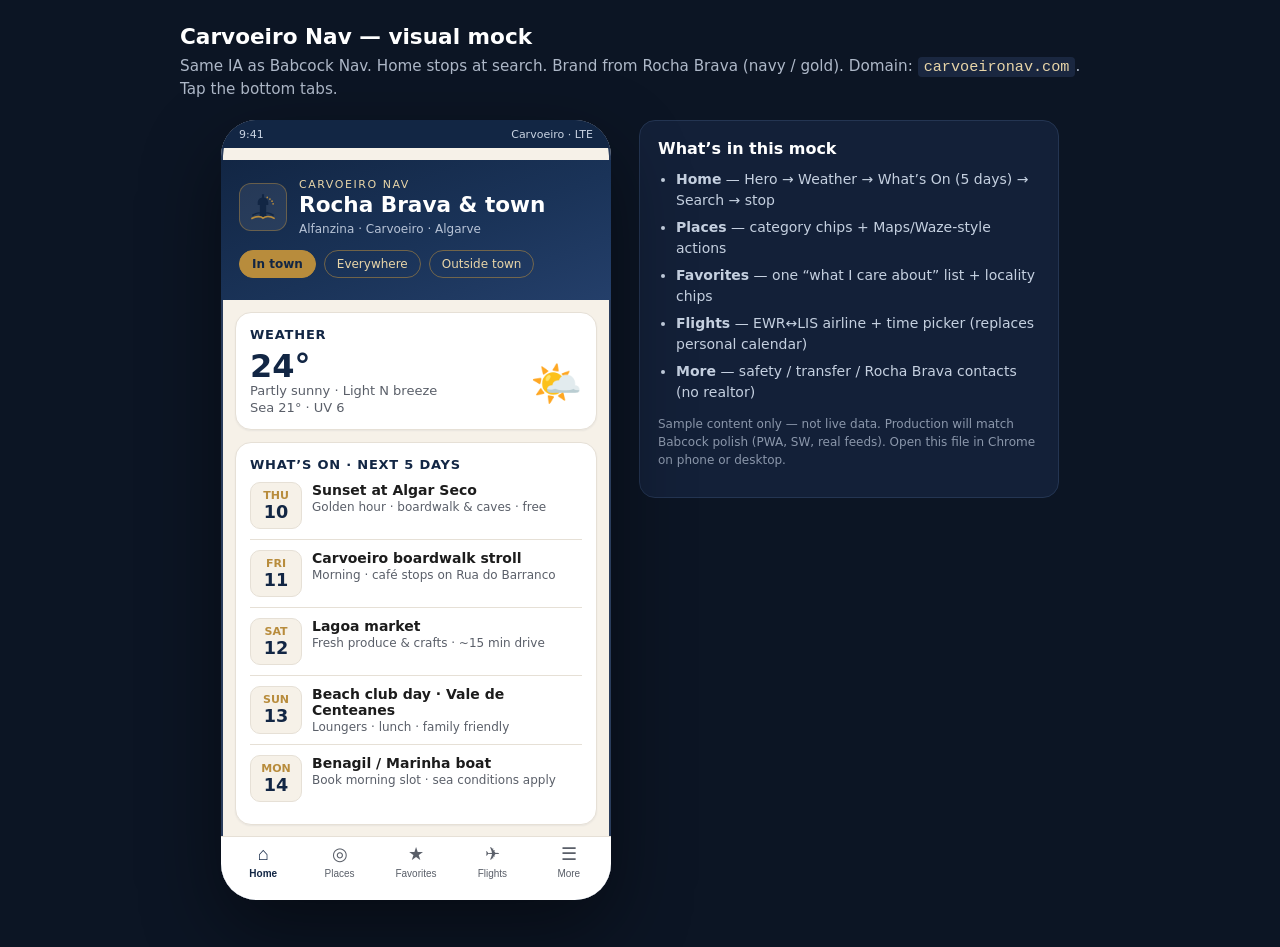
<file: index.html>
<!DOCTYPE html>
<html lang="en">
<head>
<meta charset="utf-8" />
<meta name="viewport" content="width=device-width, initial-scale=1, viewport-fit=cover" />
<title>Carvoeiro Nav — Mock</title>
<style>
  :root {
    --navy: #122644;
    --navy2: #1a3358;
    --gold: #b88c3c;
    --gold-soft: #e8d5a8;
    --sand: #f6f1e8;
    --ink: #1c1c1c;
    --muted: #5a5f69;
    --card: #ffffff;
    --line: #e6e0d6;
    --ok: #2f6b4f;
    --phone-w: 390px;
  }
  * { box-sizing: border-box; }
  body {
    margin: 0;
    font-family: "Segoe UI", system-ui, -apple-system, sans-serif;
    background: #0c1524;
    color: var(--ink);
    min-height: 100vh;
    display: flex;
    flex-direction: column;
    align-items: center;
    padding: 24px 16px 48px;
  }
  .deck { max-width: 920px; width: 100%; color: #dce3ee; margin-bottom: 20px; }
  .deck h1 { margin: 0 0 6px; font-size: 1.35rem; font-weight: 700; color: #fff; }
  .deck p { margin: 0; font-size: 0.95rem; line-height: 1.45; color: #aeb8c8; }
  .deck code { background: #1a2740; padding: 1px 6px; border-radius: 4px; color: var(--gold-soft); }
  .stage {
    display: flex; gap: 28px; flex-wrap: wrap; justify-content: center; align-items: flex-start;
  }
  .phone {
    width: var(--phone-w);
    height: 780px;
    background: var(--sand);
    border-radius: 36px;
    overflow: hidden;
    box-shadow: 0 30px 80px rgba(0,0,0,.45), inset 0 0 0 2px #2a3d5c;
    display: flex; flex-direction: column;
    position: relative;
  }
  .status {
    height: 28px; background: var(--navy); color: #c9d3e2;
    font-size: 11px; display: flex; align-items: center; justify-content: space-between;
    padding: 0 18px; flex-shrink: 0;
  }
  .scroll { flex: 1; overflow-y: auto; -webkit-overflow-scrolling: touch; padding-bottom: 12px; }
  .hero {
    background: linear-gradient(160deg, var(--navy) 0%, var(--navy2) 55%, #243f6a 100%);
    color: #fff; padding: 18px 18px 22px; position: relative;
  }
  .brand-row { display: flex; align-items: center; gap: 12px; }
  .logo {
    width: 48px; height: 48px; border-radius: 12px; background: rgba(255,255,255,.08);
    display: grid; place-items: center; border: 1px solid rgba(184,140,60,.45);
  }
  .logo svg { width: 34px; height: 34px; }
  .brand-name { font-size: 11px; letter-spacing: .14em; color: var(--gold-soft); text-transform: uppercase; }
  .brand-title { font-size: 1.35rem; font-weight: 700; margin-top: 2px; line-height: 1.15; }
  .brand-sub { font-size: 12px; color: #b7c3d6; margin-top: 4px; }
  .chips { display: flex; gap: 8px; margin-top: 14px; flex-wrap: wrap; }
  .chip {
    border: 1.5px solid rgba(184,140,60,.55); color: var(--gold-soft);
    background: transparent; border-radius: 999px; padding: 6px 12px; font-size: 12px;
  }
  .chip.on { background: var(--gold); color: var(--navy); border-color: var(--gold); font-weight: 600; }
  .card {
    background: var(--card); margin: 12px 14px 0; border-radius: 16px;
    padding: 14px 14px 12px; box-shadow: 0 1px 2px rgba(18,38,68,.06);
    border: 1px solid var(--line);
  }
  .card h2 { margin: 0 0 8px; font-size: 13px; letter-spacing: .06em; text-transform: uppercase; color: var(--navy); }
  .weather { display: flex; align-items: center; justify-content: space-between; gap: 12px; }
  .temp { font-size: 2rem; font-weight: 700; color: var(--navy); line-height: 1; }
  .wx-meta { font-size: 13px; color: var(--muted); line-height: 1.35; }
  .event {
    display: grid; grid-template-columns: 52px 1fr; gap: 10px; padding: 10px 0;
    border-top: 1px solid var(--line);
  }
  .event:first-of-type { border-top: none; padding-top: 2px; }
  .datebox {
    background: var(--sand); border-radius: 10px; text-align: center; padding: 6px 4px;
    border: 1px solid var(--line);
  }
  .datebox .d { font-size: 11px; color: var(--gold); font-weight: 700; text-transform: uppercase; }
  .datebox .n { font-size: 1.1rem; font-weight: 700; color: var(--navy); }
  .event h3 { margin: 0 0 2px; font-size: 14px; color: var(--ink); }
  .event p { margin: 0; font-size: 12px; color: var(--muted); }
  .search {
    margin: 12px 14px 0; background: #fff; border: 1.5px solid var(--line);
    border-radius: 14px; padding: 12px 14px; display: flex; gap: 10px; align-items: center;
  }
  .search input {
    border: 0; outline: 0; width: 100%; font-size: 15px; background: transparent; color: var(--ink);
  }
  .search span { color: var(--muted); font-size: 16px; }
  .hint {
    margin: 8px 18px 0; font-size: 11px; color: var(--muted); text-align: center;
  }
  .panel { display: none; padding: 12px 0 20px; }
  .panel.active { display: block; }
  .list-item {
    display: flex; gap: 12px; align-items: flex-start; padding: 12px 0;
    border-bottom: 1px solid var(--line);
  }
  .list-item:last-child { border-bottom: 0; }
  .badge {
    width: 40px; height: 40px; border-radius: 12px; background: var(--sand);
    display: grid; place-items: center; font-size: 18px; flex-shrink: 0;
    border: 1px solid var(--line);
  }
  .list-item h3 { margin: 0 0 2px; font-size: 15px; }
  .list-item p { margin: 0; font-size: 12px; color: var(--muted); line-height: 1.35; }
  .tags { display: flex; gap: 6px; flex-wrap: wrap; margin-top: 8px; }
  .tag {
    font-size: 11px; padding: 4px 8px; border-radius: 999px;
    border: 1.5px solid var(--gold); color: var(--navy); background: transparent;
  }
  .tag.on { background: var(--gold); color: #fff; }
  .fav-row {
    display: flex; align-items: center; gap: 10px; padding: 10px 0;
    border-bottom: 1px solid var(--line); font-size: 14px;
  }
  .fav-row input { width: 18px; height: 18px; accent-color: var(--gold); }
  .flight-form label { display: block; font-size: 12px; color: var(--muted); margin: 10px 0 4px; }
  .flight-form select, .flight-form input {
    width: 100%; padding: 10px 12px; border-radius: 10px; border: 1.5px solid var(--line);
    font-size: 14px; background: #fff;
  }
  .row2 { display: grid; grid-template-columns: 1fr 1fr; gap: 10px; }
  .btn {
    margin-top: 14px; width: 100%; border: 0; border-radius: 12px; padding: 12px;
    background: var(--navy); color: #fff; font-weight: 600; font-size: 15px; cursor: pointer;
  }
  .btn.secondary { background: transparent; color: var(--navy); border: 1.5px solid var(--navy); }
  .flight-card {
    margin-top: 12px; padding: 12px; border-radius: 12px; background: var(--sand);
    border: 1px solid var(--line); font-size: 13px;
  }
  .flight-card strong { color: var(--navy); }
  .pill { display: inline-block; background: #dcefe4; color: var(--ok); font-size: 11px; font-weight: 700; padding: 2px 8px; border-radius: 999px; }
  .tabbar {
    flex-shrink: 0; height: 64px; background: #fff; border-top: 1px solid var(--line);
    display: grid; grid-template-columns: repeat(5, 1fr); padding: 6px 4px 10px;
  }
  .tab {
    border: 0; background: transparent; font-size: 10px; color: var(--muted);
    display: flex; flex-direction: column; align-items: center; gap: 2px; cursor: pointer;
  }
  .tab .ico { font-size: 18px; line-height: 1.2; }
  .tab.active { color: var(--navy); font-weight: 700; }
  .tab.active .ico { filter: none; }
  .aside {
    width: min(420px, 100%); color: #c5d0e0; font-size: 14px; line-height: 1.5;
    background: #132038; border: 1px solid #243552; border-radius: 16px; padding: 16px 18px;
  }
  .aside h2 { margin: 0 0 8px; color: #fff; font-size: 1rem; }
  .aside ul { margin: 0; padding-left: 18px; }
  .aside li { margin: 6px 0; }
  .aside .muted { color: #8b97ab; font-size: 12px; margin-top: 12px; }
  @media (max-width: 860px) {
    .phone { height: min(780px, 92vh); }
  }
</style>
</head>
<body>
  <div class="deck">
    <h1>Carvoeiro Nav — visual mock</h1>
    <p>Same IA as Babcock Nav. Home stops at search. Brand from Rocha Brava (navy / gold). Domain: <code>carvoeironav.com</code>. Tap the bottom tabs.</p>
  </div>

  <div class="stage">
    <div class="phone" id="app">
      <div class="status"><span>9:41</span><span>Carvoeiro · LTE</span></div>

      <!-- HOME -->
      <div class="scroll panel active" data-panel="home">
        <div class="hero">
          <div class="brand-row">
            <div class="logo" aria-hidden="true">
              <svg viewBox="0 0 64 64" fill="none" xmlns="http://www.w3.org/2000/svg">
                <path d="M30 8h4v6h-4V8zm2 6c-6 0-10 4-10 10v4h4v24h12V28h4v-4c0-6-4-10-10-10z" fill="#122644"/>
                <path d="M12 48c8-6 16-6 20-2 4-4 12-4 20 2" stroke="#122644" stroke-width="3" fill="none"/>
                <path d="M10 54c9-5 18-5 22-1 5-4 14-4 22 1" stroke="#b88c3c" stroke-width="3" fill="none"/>
                <circle cx="40" cy="14" r="1.6" fill="#b88c3c"/>
                <circle cx="45" cy="17" r="1.6" fill="#b88c3c"/>
                <circle cx="49" cy="21" r="1.6" fill="#b88c3c"/>
                <circle cx="51" cy="26" r="1.6" fill="#b88c3c"/>
              </svg>
            </div>
            <div>
              <div class="brand-name">Carvoeiro Nav</div>
              <div class="brand-title">Rocha Brava &amp; town</div>
              <div class="brand-sub">Alfanzina · Carvoeiro · Algarve</div>
            </div>
          </div>
          <div class="chips">
            <span class="chip on">In town</span>
            <span class="chip">Everywhere</span>
            <span class="chip">Outside town</span>
          </div>
        </div>

        <div class="card">
          <h2>Weather</h2>
          <div class="weather">
            <div>
              <div class="temp">24°</div>
              <div class="wx-meta">Partly sunny · Light N breeze<br/>Sea 21° · UV 6</div>
            </div>
            <div style="font-size:42px">🌤️</div>
          </div>
        </div>

        <div class="card">
          <h2>What’s On · next 5 days</h2>
          <div class="event">
            <div class="datebox"><div class="d">Thu</div><div class="n">10</div></div>
            <div><h3>Sunset at Algar Seco</h3><p>Golden hour · boardwalk &amp; caves · free</p></div>
          </div>
          <div class="event">
            <div class="datebox"><div class="d">Fri</div><div class="n">11</div></div>
            <div><h3>Carvoeiro boardwalk stroll</h3><p>Morning · café stops on Rua do Barranco</p></div>
          </div>
          <div class="event">
            <div class="datebox"><div class="d">Sat</div><div class="n">12</div></div>
            <div><h3>Lagoa market</h3><p>Fresh produce &amp; crafts · ~15 min drive</p></div>
          </div>
          <div class="event">
            <div class="datebox"><div class="d">Sun</div><div class="n">13</div></div>
            <div><h3>Beach club day · Vale de Centeanes</h3><p>Loungers · lunch · family friendly</p></div>
          </div>
          <div class="event">
            <div class="datebox"><div class="d">Mon</div><div class="n">14</div></div>
            <div><h3>Benagil / Marinha boat</h3><p>Book morning slot · sea conditions apply</p></div>
          </div>
        </div>

        <div class="search">
          <span>⌕</span>
          <input type="search" placeholder="What do you need?" aria-label="Search" />
        </div>
        <p class="hint">Home ends here — same rule as Babcock. Everything else lives in tabs.</p>
      </div>

      <!-- PLACES -->
      <div class="scroll panel" data-panel="places">
        <div class="hero" style="padding-bottom:14px">
          <div class="brand-title" style="font-size:1.2rem">Places</div>
          <div class="brand-sub">Eat · beaches · viewpoints · services</div>
          <div class="chips">
            <span class="chip on">Eat</span>
            <span class="chip">Beach</span>
            <span class="chip">View</span>
            <span class="chip">Shop</span>
            <span class="chip">Health</span>
          </div>
        </div>
        <div class="card">
          <div class="list-item">
            <div class="badge">🍽️</div>
            <div>
              <h3>O Barco</h3>
              <p>Seafood on the cliff · book ahead in season</p>
              <div class="tags"><span class="tag on">In town</span><span class="tag">Maps</span><span class="tag">Waze</span></div>
            </div>
          </div>
          <div class="list-item">
            <div class="badge">🏖️</div>
            <div>
              <h3>Praia de Carvoeiro</h3>
              <p>Town beach · cafés · paddleboard rentals</p>
              <div class="tags"><span class="tag on">In town</span><span class="tag">Family</span></div>
            </div>
          </div>
          <div class="list-item">
            <div class="badge">🪨</div>
            <div>
              <h3>Algar Seco</h3>
              <p>Sea caves &amp; boardwalk · sunset favorite</p>
              <div class="tags"><span class="tag on">In town</span><span class="tag">Free</span></div>
            </div>
          </div>
          <div class="list-item">
            <div class="badge">🏡</div>
            <div>
              <h3>Rocha Brava Village Resort</h3>
              <p>Home base · Urbanização Rocha Brava, Alfanzina</p>
              <div class="tags"><span class="tag on">Home</span><span class="tag">Pool</span><span class="tag">Tennis</span></div>
            </div>
          </div>
          <div class="list-item">
            <div class="badge">🛒</div>
            <div>
              <h3>Intermarché / Continente Bom Dia</h3>
              <p>Groceries · Lagoa corridor</p>
              <div class="tags"><span class="tag">Outside town</span></div>
            </div>
          </div>
        </div>
      </div>

      <!-- FAVORITES -->
      <div class="scroll panel" data-panel="favorites">
        <div class="hero" style="padding-bottom:14px">
          <div class="brand-title" style="font-size:1.2rem">Favorites</div>
          <div class="brand-sub">What I care about · one list</div>
          <div class="chips">
            <span class="chip on">Everywhere</span>
            <span class="chip">In town</span>
            <span class="chip">Outside town</span>
          </div>
        </div>
        <div class="card">
          <div class="fav-row"><input type="checkbox" checked /> Beach days</div>
          <div class="fav-row"><input type="checkbox" checked /> Cliff walks / boardwalk</div>
          <div class="fav-row"><input type="checkbox" checked /> Fresh seafood</div>
          <div class="fav-row"><input type="checkbox" /> Golf (Pestana / Vale do Milho)</div>
          <div class="fav-row"><input type="checkbox" checked /> Boat to Benagil</div>
          <div class="fav-row"><input type="checkbox" /> Tennis at Rocha Brava</div>
          <div class="fav-row"><input type="checkbox" /> Sunset drinks</div>
          <div class="fav-row"><input type="checkbox" /> Day trip · Lagos</div>
          <div class="fav-row"><input type="checkbox" /> Day trip · Lisbon</div>
        </div>
      </div>

      <!-- FLIGHTS (replaces personal calendar) -->
      <div class="scroll panel" data-panel="flights">
        <div class="hero" style="padding-bottom:14px">
          <div class="brand-title" style="font-size:1.2rem">Flights</div>
          <div class="brand-sub">East Coast ↔ Lisbon · then Algarve</div>
        </div>
        <div class="card flight-form">
          <div class="row2">
            <div>
              <label>From</label>
              <select><option selected>EWR — Newark</option><option>JFK — New York</option><option>BOS — Boston</option></select>
            </div>
            <div>
              <label>To</label>
              <select><option selected>LIS — Lisbon</option><option>FAO — Faro (alt)</option></select>
            </div>
          </div>
          <div class="row2">
            <div>
              <label>Depart</label>
              <input type="date" value="2026-10-03" />
            </div>
            <div>
              <label>Return</label>
              <input type="date" value="2026-10-17" />
            </div>
          </div>
          <label>Airline</label>
          <select>
            <option selected>Any</option>
            <option>TAP Air Portugal</option>
            <option>United</option>
            <option>Delta</option>
            <option>American</option>
          </select>
          <label>Preferred time</label>
          <select>
            <option>Any</option>
            <option selected>Morning depart</option>
            <option>Afternoon</option>
            <option>Evening / overnight</option>
          </select>
          <button class="btn" type="button" onclick="document.getElementById('results').hidden=false">Find flights</button>
          <div id="results" hidden>
            <div class="flight-card">
              <span class="pill">SAMPLE</span><br/>
              <strong>TAP TP202</strong> · EWR → LIS · 22:05–10:15+1<br/>
              Nonstop · ~7h 10m · economy from example fare
            </div>
            <div class="flight-card">
              <span class="pill">SAMPLE</span><br/>
              <strong>United UA144</strong> · EWR → LIS · 17:30–06:55+1<br/>
              Nonstop · then transfer / drive to Carvoeiro (~2.5–3h)
            </div>
            <p class="hint" style="text-align:left;margin:10px 0 0">v1 = picker + curated/sample times. Live fares when you add an API key.</p>
          </div>
        </div>
      </div>

      <!-- MORE / SAFETY (Algarve stand-in for ranch hurricane tab) -->
      <div class="scroll panel" data-panel="more">
        <div class="hero" style="padding-bottom:14px">
          <div class="brand-title" style="font-size:1.2rem">More</div>
          <div class="brand-sub">Safety · transport · Rocha Brava</div>
        </div>
        <div class="card">
          <div class="list-item">
            <div class="badge">🚑</div>
            <div><h3>Emergency</h3><p>EU emergency 112 · SNS 24: 808 24 24 24</p></div>
          </div>
          <div class="list-item">
            <div class="badge">🌊</div>
            <div><h3>Beach &amp; sea flags</h3><p>Rip currents · jellyfish season tips</p></div>
          </div>
          <div class="list-item">
            <div class="badge">🚗</div>
            <div><h3>LIS → Carvoeiro</h3><p>Rental car A2/A22 · or train to Tunes + taxi</p></div>
          </div>
          <div class="list-item">
            <div class="badge">🏨</div>
            <div>
              <h3>Rocha Brava desk</h3>
              <p>Tel (+351) 282 350 370 · Bookings 282 350 375</p>
            </div>
          </div>
        </div>
      </div>

      <nav class="tabbar" aria-label="Main">
        <button class="tab active" data-tab="home"><span class="ico">⌂</span>Home</button>
        <button class="tab" data-tab="places"><span class="ico">◎</span>Places</button>
        <button class="tab" data-tab="favorites"><span class="ico">★</span>Favorites</button>
        <button class="tab" data-tab="flights"><span class="ico">✈</span>Flights</button>
        <button class="tab" data-tab="more"><span class="ico">☰</span>More</button>
      </nav>
    </div>

    <aside class="aside">
      <h2>What’s in this mock</h2>
      <ul>
        <li><strong>Home</strong> — Hero → Weather → What’s On (5 days) → Search → stop</li>
        <li><strong>Places</strong> — category chips + Maps/Waze-style actions</li>
        <li><strong>Favorites</strong> — one “what I care about” list + locality chips</li>
        <li><strong>Flights</strong> — EWR↔LIS airline + time picker (replaces personal calendar)</li>
        <li><strong>More</strong> — safety / transfer / Rocha Brava contacts (no realtor)</li>
      </ul>
      <p class="muted">Sample content only — not live data. Production will match Babcock polish (PWA, SW, real feeds). Open this file in Chrome on phone or desktop.</p>
    </aside>
  </div>

<script>
  const tabs = document.querySelectorAll('.tab');
  const panels = document.querySelectorAll('.panel');
  tabs.forEach(tab => {
    tab.addEventListener('click', () => {
      tabs.forEach(t => t.classList.remove('active'));
      panels.forEach(p => p.classList.remove('active'));
      tab.classList.add('active');
      document.querySelector(`[data-panel="${tab.dataset.tab}"]`).classList.add('active');
    });
  });
</script>
</body>
</html>
</file>
